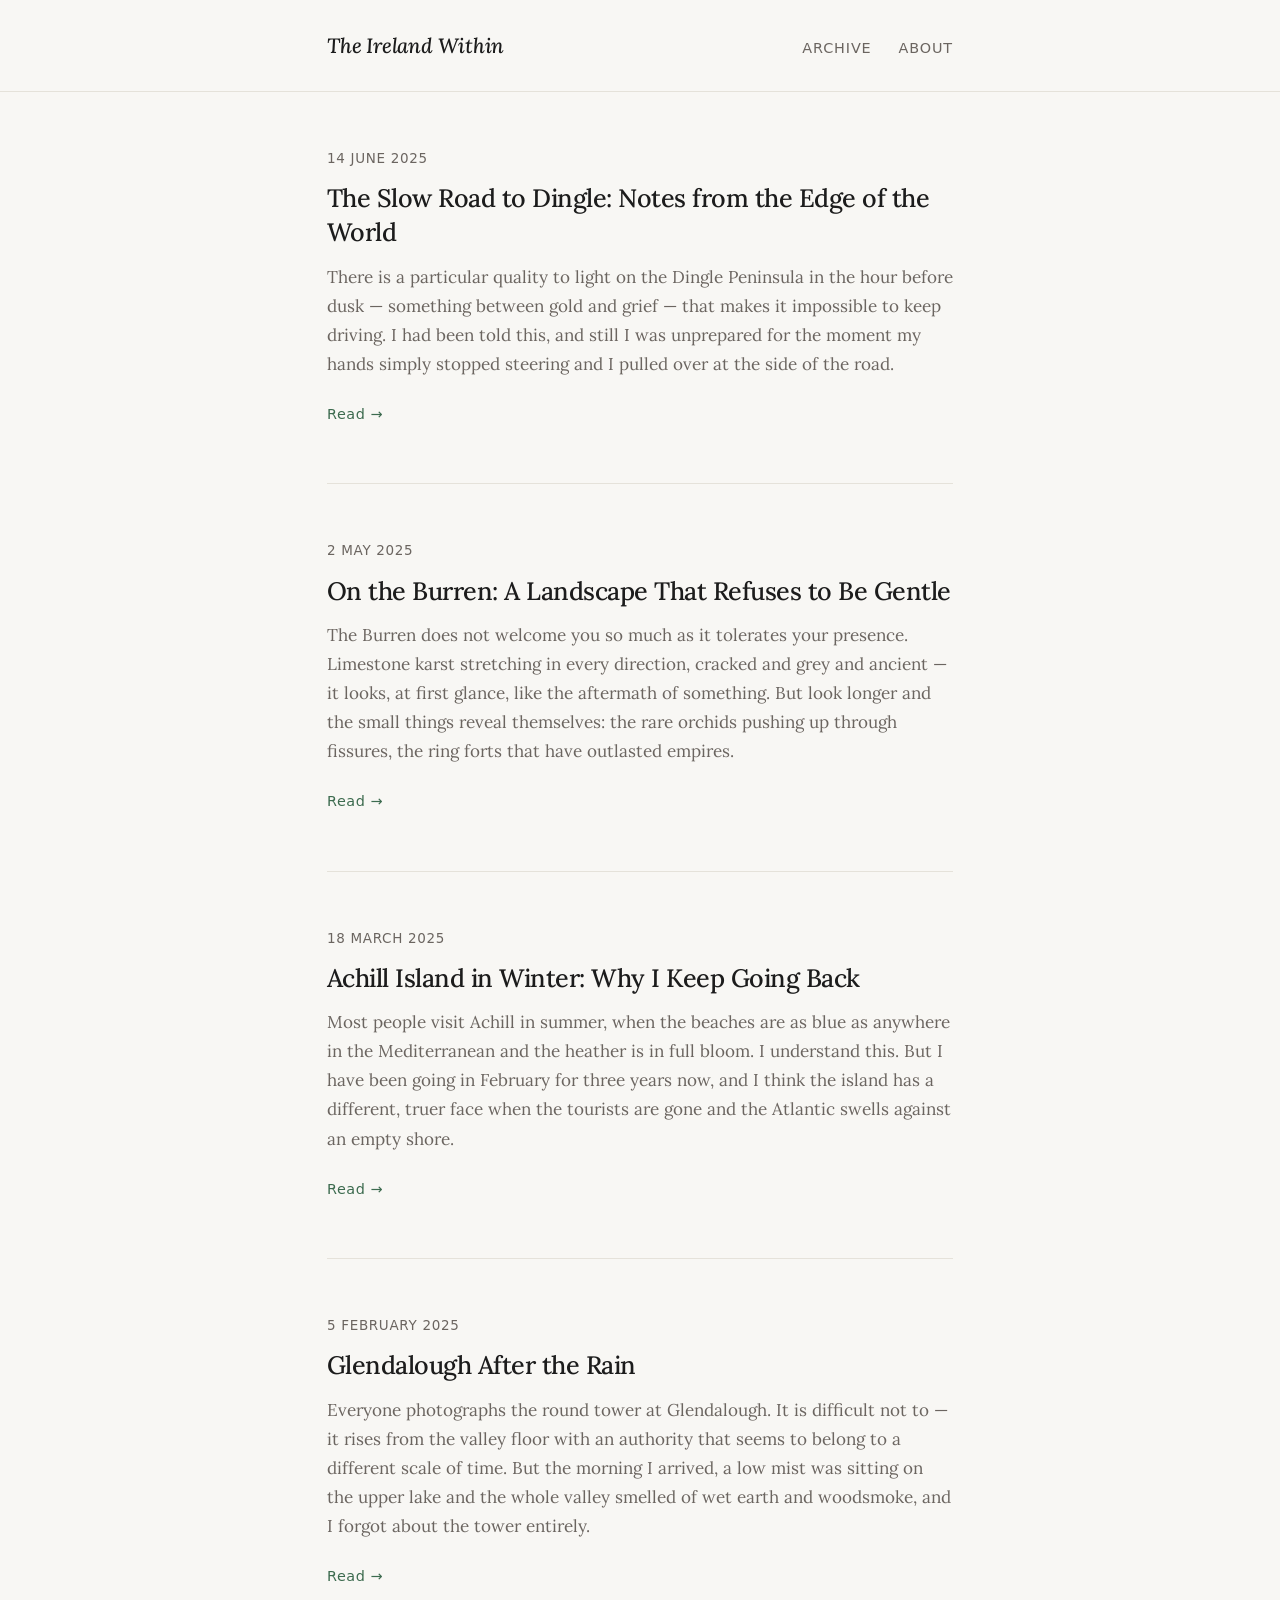
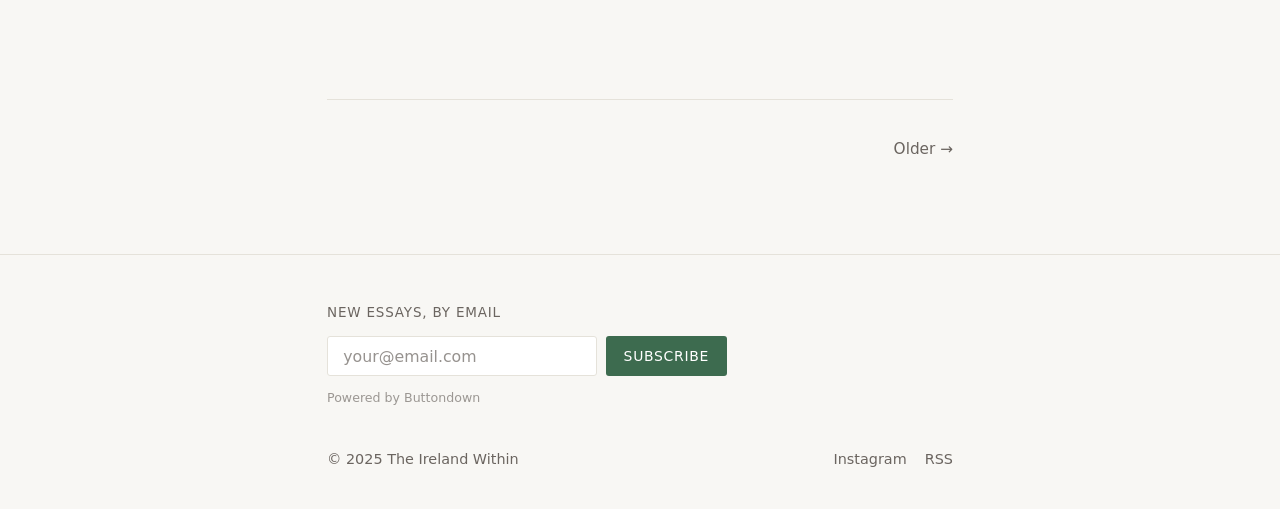
<file: preview.html>
<!DOCTYPE html>
<html lang="en">
<head>
  <meta charset="utf-8">
  <meta name="viewport" content="width=device-width, initial-scale=1">
  <title>The Ireland Within</title>
  <link rel="preconnect" href="https://fonts.googleapis.com">
  <link rel="preconnect" href="https://fonts.gstatic.com" crossorigin>
  <link href="https://fonts.googleapis.com/css2?family=Lora:ital,wght@0,400;0,500;0,600;1,400;1,500&display=swap" rel="stylesheet">
  <style>
    /* =============================================
       The Ireland Within — Theme
       Minimal, typography-first
       ============================================= */

    :root {
      --bg:           #F8F7F4;
      --surface:      #FFFFFF;
      --text:         #1C1C1C;
      --text-muted:   #6B6560;
      --accent:       #3D6B4F;
      --accent-light: #EBF2EE;
      --border:       #E5E2DA;
      --max-width:    680px;
      --font-serif:   'Lora', Georgia, serif;
      --font-ui:      system-ui, -apple-system, sans-serif;
    }

    *, *::before, *::after {
      box-sizing: border-box;
      margin: 0;
      padding: 0;
    }

    html { font-size: 18px; -webkit-text-size-adjust: 100%; }

    body {
      background: var(--bg);
      color: var(--text);
      font-family: var(--font-serif);
      line-height: 1.8;
      min-height: 100vh;
      display: flex;
      flex-direction: column;
    }

    img { max-width: 100%; height: auto; display: block; }

    a {
      color: var(--accent);
      text-decoration: underline;
      text-decoration-color: transparent;
      text-underline-offset: 3px;
      transition: text-decoration-color 0.2s;
    }
    a:hover { text-decoration-color: var(--accent); }

    .container {
      max-width: var(--max-width);
      margin: 0 auto;
      padding: 0 1.5rem;
    }

    .site-main { flex: 1; padding: 3rem 0 5rem; }

    /* Header */
    .site-header {
      border-bottom: 1px solid var(--border);
      padding: 1.5rem 0;
      background: var(--bg);
    }
    .site-header .container {
      display: flex;
      align-items: baseline;
      justify-content: space-between;
      gap: 1.5rem;
      flex-wrap: wrap;
    }
    .site-title {
      font-family: var(--font-serif);
      font-size: 1.15rem;
      font-weight: 500;
      font-style: italic;
      color: var(--text);
      text-decoration: none;
      letter-spacing: -0.01em;
    }
    .site-title:hover { color: var(--accent); }
    .site-nav { display: flex; gap: 1.5rem; flex-wrap: wrap; }
    .site-nav a {
      font-family: var(--font-ui);
      font-size: 0.8rem;
      font-weight: 500;
      letter-spacing: 0.06em;
      text-transform: uppercase;
      color: var(--text-muted);
      text-decoration: none;
    }
    .site-nav a:hover { color: var(--accent); }

    /* Post List */
    .post-list { display: flex; flex-direction: column; gap: 3rem; }
    .post-summary {
      padding-bottom: 3rem;
      border-bottom: 1px solid var(--border);
    }
    .post-summary:last-child { border-bottom: none; }
    .post-date {
      display: block;
      font-family: var(--font-ui);
      font-size: 0.75rem;
      letter-spacing: 0.05em;
      text-transform: uppercase;
      color: var(--text-muted);
      margin-bottom: 0.6rem;
    }
    .post-title {
      font-size: 1.4rem;
      font-weight: 500;
      line-height: 1.35;
      letter-spacing: -0.02em;
      margin-bottom: 0.75rem;
    }
    .post-title a { color: var(--text); text-decoration: none; }
    .post-title a:hover { color: var(--accent); }
    .post-excerpt {
      color: var(--text-muted);
      font-size: 0.95rem;
      line-height: 1.7;
      margin-bottom: 1rem;
    }
    .read-more {
      font-family: var(--font-ui);
      font-size: 0.8rem;
      font-weight: 500;
      letter-spacing: 0.04em;
      color: var(--accent);
      text-decoration: none;
    }
    .read-more:hover { text-decoration: underline; text-decoration-color: var(--accent); }

    /* Pagination */
    .pagination {
      display: flex;
      justify-content: space-between;
      margin-top: 3rem;
      padding-top: 2rem;
      border-top: 1px solid var(--border);
      font-family: var(--font-ui);
      font-size: 0.85rem;
    }
    .pagination a { color: var(--text-muted); text-decoration: none; }
    .pagination a:hover { color: var(--accent); }

    /* Footer */
    .site-footer {
      border-top: 1px solid var(--border);
      padding: 2.5rem 0 2rem;
      margin-top: auto;
    }
    .site-footer .container {
      display: flex;
      flex-direction: column;
      gap: 2rem;
    }
    .footer-newsletter-form label {
      display: block;
      font-family: var(--font-ui);
      font-size: 0.75rem;
      font-weight: 500;
      letter-spacing: 0.06em;
      text-transform: uppercase;
      color: var(--text-muted);
      margin-bottom: 0.65rem;
    }
    .footer-newsletter-row {
      display: flex;
      gap: 0.5rem;
      max-width: 400px;
    }
    .footer-newsletter-row input[type="email"] {
      flex: 1;
      font-family: var(--font-ui);
      font-size: 0.875rem;
      padding: 0.55rem 0.85rem;
      border: 1px solid var(--border);
      border-radius: 3px;
      background: var(--surface);
      color: var(--text);
      outline: none;
      transition: border-color 0.2s;
    }
    .footer-newsletter-row input[type="email"]:focus { border-color: var(--accent); }
    .footer-newsletter-row input[type="email"]::placeholder { color: var(--text-muted); opacity: 0.7; }
    .footer-newsletter-row input[type="submit"] {
      font-family: var(--font-ui);
      font-size: 0.775rem;
      font-weight: 500;
      letter-spacing: 0.05em;
      text-transform: uppercase;
      padding: 0.55rem 1rem;
      background: var(--accent);
      color: #fff;
      border: none;
      border-radius: 3px;
      cursor: pointer;
      white-space: nowrap;
      transition: opacity 0.2s;
    }
    .footer-newsletter-row input[type="submit"]:hover { opacity: 0.82; }
    .footer-newsletter-credit { margin-top: 0.5rem; }
    .footer-newsletter-credit a {
      font-family: var(--font-ui);
      font-size: 0.7rem;
      color: var(--text-muted);
      text-decoration: none;
      opacity: 0.65;
    }
    .footer-newsletter-credit a:hover { opacity: 1; color: var(--accent); }
    .footer-meta {
      display: flex;
      justify-content: space-between;
      align-items: center;
      gap: 1rem;
      flex-wrap: wrap;
    }
    .footer-meta p,
    .site-footer p {
      font-family: var(--font-ui);
      font-size: 0.8rem;
      color: var(--text-muted);
    }
    .footer-links { display: flex; gap: 1rem; }
    .footer-links a {
      color: var(--text-muted);
      text-decoration: none;
      font-size: 0.8rem;
      font-family: var(--font-ui);
    }
    .footer-links a:hover { color: var(--accent); }

    @media (max-width: 640px) {
      html { font-size: 17px; }
      .site-header .container { flex-direction: column; gap: 0.75rem; }
      .footer-meta { flex-direction: column; text-align: center; }
      .footer-links { justify-content: center; }
      .footer-newsletter-row { max-width: 100%; flex-direction: column; }
      .footer-newsletter-row input[type="submit"] { width: 100%; }
    }
  </style>
</head>
<body>

  <header class="site-header">
    <div class="container">
      <a href="#" class="site-title">The Ireland Within</a>
      <nav class="site-nav">
        <a href="#">Archive</a>
        <a href="#">About</a>
      </nav>
    </div>
  </header>

  <main class="site-main">
    <div class="container">
      <div class="post-list">

        <article class="post-summary">
          <time class="post-date">14 June 2025</time>
          <h2 class="post-title"><a href="#">The Slow Road to Dingle: Notes from the Edge of the World</a></h2>
          <p class="post-excerpt">There is a particular quality to light on the Dingle Peninsula in the hour before dusk — something between gold and grief — that makes it impossible to keep driving. I had been told this, and still I was unprepared for the moment my hands simply stopped steering and I pulled over at the side of the road.</p>
          <a href="#" class="read-more">Read &rarr;</a>
        </article>

        <article class="post-summary">
          <time class="post-date">2 May 2025</time>
          <h2 class="post-title"><a href="#">On the Burren: A Landscape That Refuses to Be Gentle</a></h2>
          <p class="post-excerpt">The Burren does not welcome you so much as it tolerates your presence. Limestone karst stretching in every direction, cracked and grey and ancient — it looks, at first glance, like the aftermath of something. But look longer and the small things reveal themselves: the rare orchids pushing up through fissures, the ring forts that have outlasted empires.</p>
          <a href="#" class="read-more">Read &rarr;</a>
        </article>

        <article class="post-summary">
          <time class="post-date">18 March 2025</time>
          <h2 class="post-title"><a href="#">Achill Island in Winter: Why I Keep Going Back</a></h2>
          <p class="post-excerpt">Most people visit Achill in summer, when the beaches are as blue as anywhere in the Mediterranean and the heather is in full bloom. I understand this. But I have been going in February for three years now, and I think the island has a different, truer face when the tourists are gone and the Atlantic swells against an empty shore.</p>
          <a href="#" class="read-more">Read &rarr;</a>
        </article>

        <article class="post-summary">
          <time class="post-date">5 February 2025</time>
          <h2 class="post-title"><a href="#">Glendalough After the Rain</a></h2>
          <p class="post-excerpt">Everyone photographs the round tower at Glendalough. It is difficult not to — it rises from the valley floor with an authority that seems to belong to a different scale of time. But the morning I arrived, a low mist was sitting on the upper lake and the whole valley smelled of wet earth and woodsmoke, and I forgot about the tower entirely.</p>
          <a href="#" class="read-more">Read &rarr;</a>
        </article>

      </div>

      <nav class="pagination">
        <span></span>
        <a href="#">Older &rarr;</a>
      </nav>
    </div>
  </main>

  <footer class="site-footer">
    <div class="container">
      <div class="footer-newsletter">
        <form
          action="https://buttondown.com/api/emails/embed-subscribe/theirelandwithin"
          method="post"
          class="embeddable-buttondown-form footer-newsletter-form"
        >
          <label for="bd-email">New essays, by email</label>
          <div class="footer-newsletter-row">
            <input type="email" name="email" id="bd-email" placeholder="your@email.com" />
            <input type="submit" value="Subscribe" />
          </div>
          <p class="footer-newsletter-credit"><a href="https://buttondown.com/refer/theirelandwithin" target="_blank">Powered by Buttondown</a></p>
        </form>
      </div>
      <div class="footer-meta">
        <p>&copy; 2025 The Ireland Within</p>
        <p class="footer-links">
          <a href="https://instagram.com/chrisnaylor87" target="_blank" rel="noopener">Instagram</a>
          <a href="#">RSS</a>
        </p>
      </div>
    </div>
  </footer>

</body>
</html>
</file>
